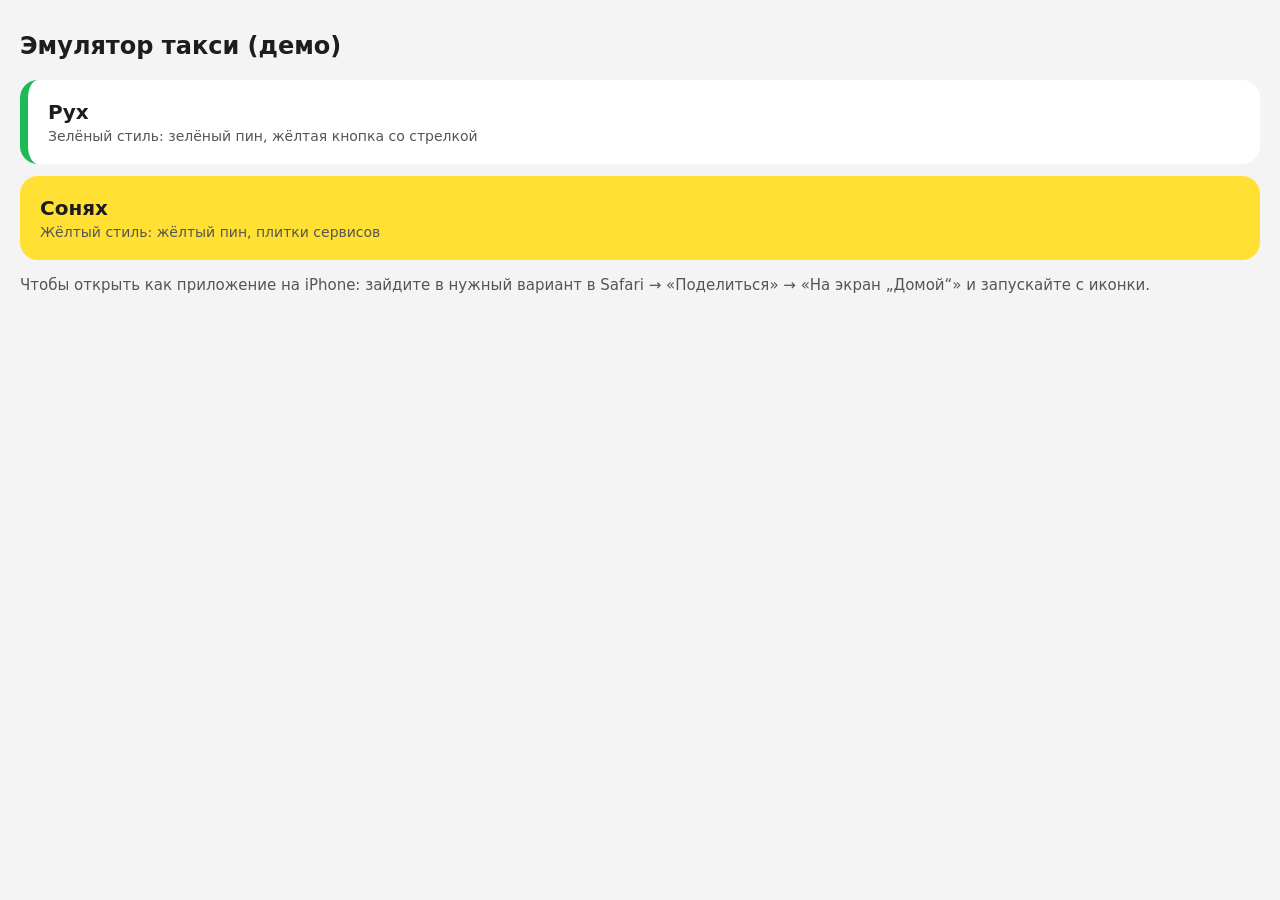
<file: index.html>
<!doctype html>
<html lang="ru">
<head>
<meta charset="utf-8">
<meta name="viewport" content="width=device-width, initial-scale=1">
<title>Эмулятор такси — демо</title>
<style>
body{font-family:system-ui,sans-serif;margin:0;padding:32px 20px;background:#f4f4f5;color:#1d1d1f}
h1{font-size:24px;margin:0 0 20px}
a{display:block;padding:20px;border-radius:18px;margin-bottom:12px;text-decoration:none;color:#1d1d1f;font-size:20px;font-weight:600}
.g{background:#fff;border-left:8px solid #1DB954}
.y{background:#FFE033}
small{display:block;font-weight:400;font-size:14px;color:#555;margin-top:4px}
p{color:#555;font-size:15px;line-height:1.45}
</style>
</head>
<body>
<h1>Эмулятор такси (демо)</h1>
<a class="g" href="ontaxi-style/">Рух<small>Зелёный стиль: зелёный пин, жёлтая кнопка со стрелкой</small></a>
<a class="y" href="uklon-style/">Сонях<small>Жёлтый стиль: жёлтый пин, плитки сервисов</small></a>
<p>Чтобы открыть как приложение на iPhone: зайдите в нужный вариант в Safari → «Поделиться» → «На экран „Домой“» и запускайте с иконки.</p>
</body>
</html>
</file>
